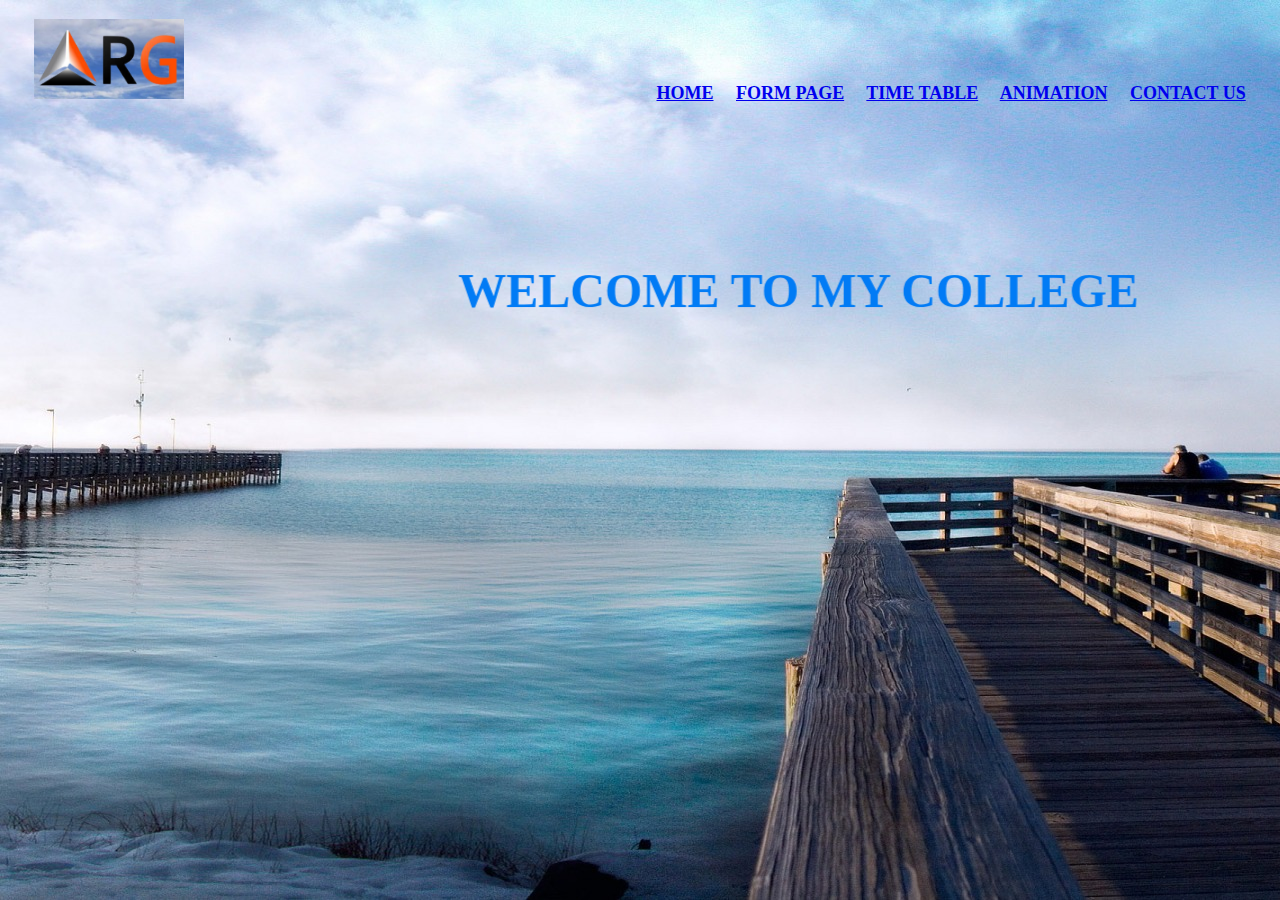
<file: Fynd Projects/my mix project using only html/index.html>
<!DOCTYPE html>
<html>
<head>
	<title>
		RG website
	</title>
</head>
<body background="image\1.jpg">
	<h3 align="center">
		<img src="image\rglogo1.jpg"width="150"height="80">
		&nbsp;&nbsp;&nbsp;&nbsp;&nbsp;&nbsp;&nbsp;&nbsp;&nbsp;&nbsp;&nbsp;&nbsp;&nbsp;&nbsp;&nbsp;&nbsp;&nbsp;&nbsp;&nbsp;
		&nbsp;&nbsp;&nbsp;&nbsp;&nbsp;&nbsp;&nbsp;&nbsp;&nbsp;&nbsp;&nbsp;&nbsp;&nbsp;&nbsp;&nbsp;&nbsp;&nbsp;&nbsp;&nbsp;
		&nbsp;&nbsp;&nbsp;&nbsp;&nbsp;&nbsp;&nbsp;&nbsp;&nbsp;&nbsp;&nbsp;&nbsp;&nbsp;&nbsp;&nbsp;&nbsp;&nbsp;&nbsp;&nbsp;
		&nbsp;&nbsp;&nbsp;&nbsp;&nbsp;&nbsp;&nbsp;&nbsp;&nbsp;&nbsp;&nbsp;&nbsp;&nbsp;&nbsp;&nbsp;&nbsp;&nbsp;&nbsp;&nbsp;		
		&nbsp;&nbsp;&nbsp;&nbsp;&nbsp;&nbsp;&nbsp;&nbsp;&nbsp;&nbsp;&nbsp;&nbsp;&nbsp;&nbsp;&nbsp;&nbsp;&nbsp;&nbsp;&nbsp;
		<font face="cinzel" size="4">
			<a href="#" target="_blank">HOME</a>&nbsp;&nbsp;&nbsp;&nbsp;
			<a href="./formpage.html" target="_blank">FORM PAGE</a>&nbsp;&nbsp;&nbsp;&nbsp;
			<a href="./timetable1.html" target="_blank">TIME TABLE</a>&nbsp;&nbsp;&nbsp;&nbsp;
			<a href="./Animation1.html" target="_blank">ANIMATION</a>&nbsp;&nbsp;&nbsp;&nbsp;
			<a href="./contact.html" target="_blank">CONTACT US</a>
		</font>
	</h3>
	<br /><br /><br /><br />
	<h1 align="center">
		<marquee
		direction="down"
		width="100%"
		height="300"
		behavior="alternate"
		style="border:aqua"><marquee behavior="alternate"scrollamount="17"><font face="Lato" color="#017bf5" size="7">
			WELCOME TO MY COLLEGE
		</font></marquee>
	  </marquee>
	</h1>
	<br />
</body>
</html>
</file>
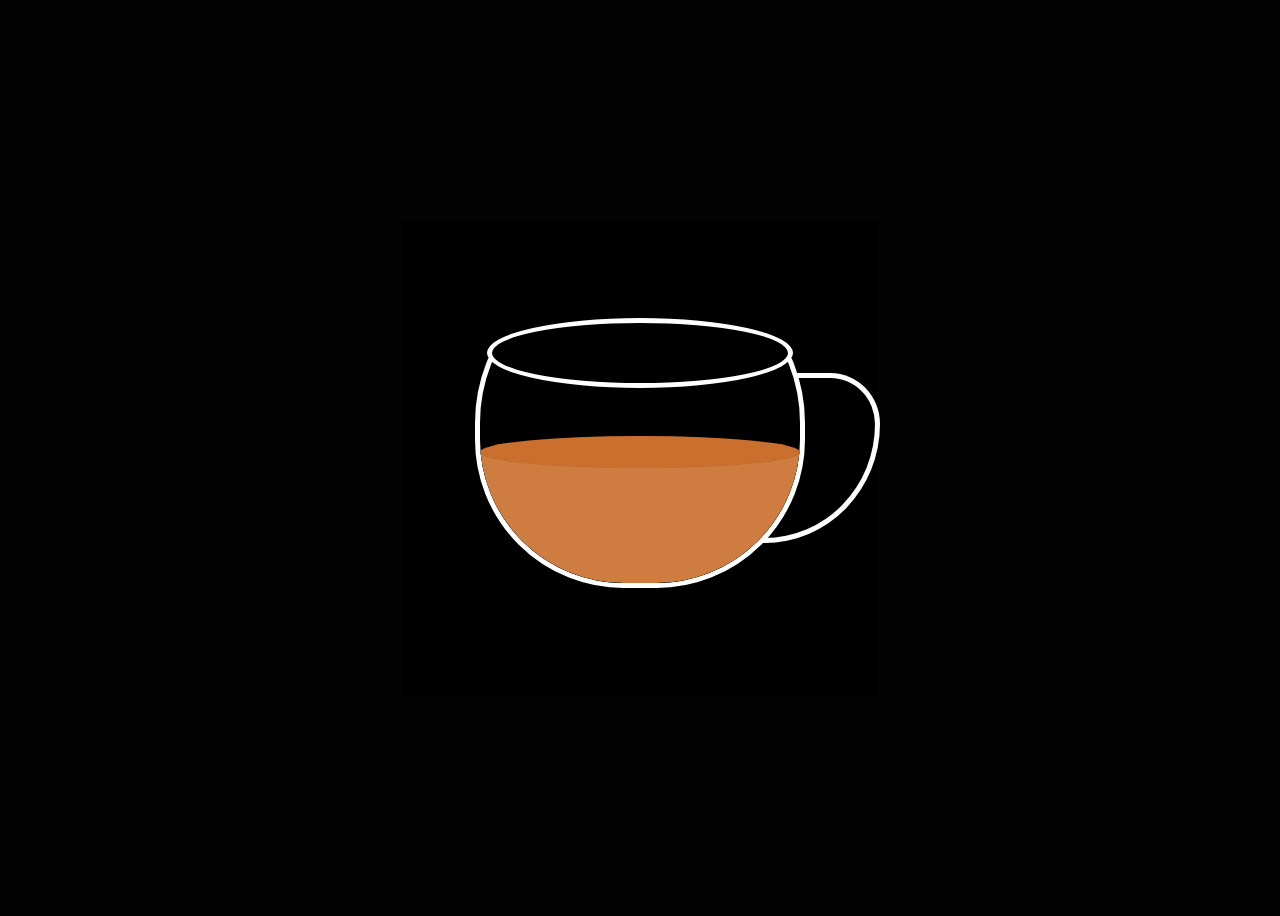
<file: Daily Assignment/tea+smoke.html>
<!DOCTYPE html>
<html lang="en">
<head>
    <meta charset="UTF-8">
    <meta http-equiv="X-UA-Compatible" content="IE=edge">
    <meta name="viewport" content="width=device-width, initial-scale=1.0">
    <title>Tea Cup</title>
    <link rel="icon" href="2.jpeg">
    <style>
        body {
            display: flex;
            align-items: center;
            justify-content: center;
            background-color: rgb(3, 3, 3);
            height: 100vh;
        }
        .maincontainer {
            padding: 3%;
            background-color: black;
        }
        .container {
            /* if U want to change size of cup then increse the width and height of this container */
            width: 400px;
            height: 400px;
            /* border: 2px solid red; */
            position: relative;
        }
        .cover {
            width: 100%;
            height: 25%;
            position: absolute;
            top: 0px;
            left: 0px;
            background-color: black;
            z-index: 99;
        }
        .mou {
            width: 74%;
            height: 60px;
            border: 5px solid white;
            position: absolute;
            bottom: -30px;
            left: 50%;
            transform: translateX(-50%);
            border-radius: 50%;
            /* background-color: rgba(245, 242, 242, .1);
            backdrop-filter: blur(10px); */
        }
        .glass {
            width: 80%;
            height: 80%;
            position: absolute;
            left: 50%;
            transform: translateX(-50%);
            background-color: black;
            z-index: 9;
            border: 5px solid white;
            border-radius: 50% 50% 45% 45%;
            /* background-color: rgba(245, 242, 242, .1);
            backdrop-filter: blur(20px); */
            overflow: hidden;
        }
        .glass::after {
            width: 100%;
            height: 41%;
            position: absolute;
            content: "";
            bottom: 0px;
            background-color: rgb(207, 124, 64);
            backdrop-filter: blur(13px);
        }
        .handel {
            position: absolute;
            border: 5px solid white;
            border-left: none;
            top: 50%;
            transform: translateY(-50%);
            right: -10%;
            width: 40%;
            height: 40%;
            border-radius: 10% 30% 70% 0%;
        }
        .liq {
            width: 100%;
            height: 10%;
            /* border: 2px solid chocolate; */
            border-radius: 50%;
            position: absolute;
            bottom: 36%;
            z-index: 9;
            background-color: rgba(202, 111, 46);
            backdrop-filter: blur(13px);
            animation: ani2 1.5s ease-in-out 1s infinite;
           
        }
        @keyframes ani2 {
            0% {
                border-radius: 50%;
            }
            50% {
                border-radius: 43%;
            }
            100% {
                border-radius: 50%;
            }
        }
        .mou>ol {
            position: absolute;
            top: 100%;
            width: 100%;
            height: 100%;
            /* border: 2px solid green; */
            list-style: none;
        }
        .mou>ol>li {
            width: 3%;
            height: 80%;
            float: left;
            border-radius: 50%;
            margin: 0px 6.5%;
            box-shadow: 0px 0px 40px white;
            opacity: 0;
        }
        .mou>ol>li:nth-child(1) {
            animation: ani 1.5s ease-out 1s infinite;
        }
        .mou>ol>li:nth-child(2) {
            animation: ani 1.7s ease-out .6s infinite;
        }
        .mou>ol>li:nth-child(3) {
            animation: ani 1s ease-out .6s infinite;
        }
        .mou>ol>li:nth-child(4) {
            animation: ani 1.3s ease-out 2s infinite;
        }
        .mou>ol>li:nth-child(5) {
            animation: ani 1.5s ease-out infinite;
        }
        @keyframes ani {
            0% {
                transform: translateY(0px);
                opacity: 0;
                box-shadow: 0px 0px 30px white, 0px 0px 70px white, 0px 0px 80px white, 0px 0px 120px white, 0px 0px 100px white;
                background-color: rgba(241, 235, 235, .25);
                backdrop-filter: blur(20px);
            }
            100% {
                transform: translateY(-260px);
                opacity: 1;
                box-shadow: 0px 0px 50px white, 0px 0px 70px white, 0px 0px 80px white, 0px 0px 120px white, 0px 0px 100px white, 0px 0px 130px white, 0px 0px 150px white;
                background-color: rgba(241, 235, 235, .2);
                backdrop-filter: blur(10px);
            }
        }
    </style>
</head>
<body>
    <div class="maincontainer">
        <div class="container">
            <div class="cover">
                <div class="mou">
                    <ol>
                        <li></li>
                        <li></li>
                        <li></li>
                        <li></li>
                        <li></li>
                    </ol>
                </div>
            </div>
            <div class="glass ">
                <div class="liq ">

                </div>
            </div>
            <div class="handel "></div>
        </div>
    </div>
</body>
</html>
</file>
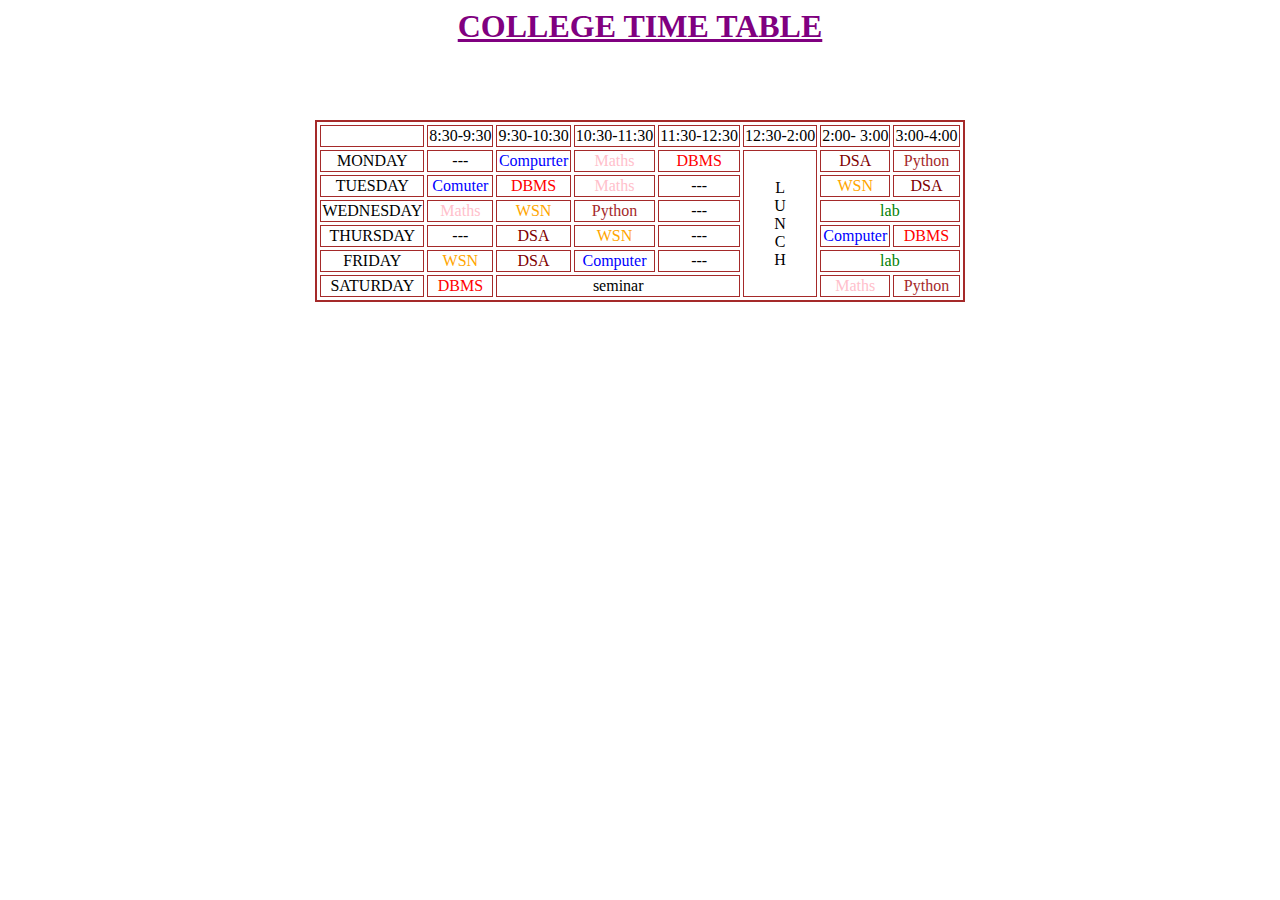
<file: Daily Assignment/timetable1.html>
<html>
<head>
   <title>Time Table</title>
</head>
<body>
<H1><FONT COLOR="purple"><CENTER><u>COLLEGE TIME TABLE</u></FONT></H1>
<br><br><br>
<table border="2" cellspacing="3" align="center" bordercolor="brown">
<tr>
 <td align="center">
 <td>8:30-9:30</td>
 <td>9:30-10:30</td>
 <td>10:30-11:30</td>
 <td>11:30-12:30</td>
 <td>12:30-2:00</td>
 <td>2:00- 3:00</td>
 <td>3:00-4:00</td>
</tr>
<tr>
 <td align="center">MONDAY</td>
 <td align="center">---<td align="center"><font color="blue">Compurter<br></td>
 <td align="center"><font color="pink">Maths<br></td>
 <td align="center"><font color="red">DBMS<br></td>
 <td rowspan="6" align="center">L<br>U<br>N<br>C<br>H</td>
 <td align="center"><font color="maroon">DSA<br></td>
    <td align="center"><font color="brown">Python<br></td>
       </tr>
       <tr>
        <td align="center">TUESDAY</td>
        <td align="center"><font color="blue">Comuter<br></td>
        <td align="center"><font color="red">DBMS<br></td>
        <td align="center"><font color="pink">Maths<br></td>
        <td align="center">---</td>
        <td align="center"><font color="orange">WSN<BR></td>
        <td align="center"><font color="maroon">DSA<br></td>
       </tr>
       <tr>
        <td align="center">WEDNESDAY</td>
        <td align="center"><font color="pink">Maths<br></td>
        <td align="center"><font color="orange">WSN<BR></td>
            <td align="center"><font color="brown">Python<br></td>
                <td align="center">---</td>
                <td colspan="2" align="center"><font color="green"> lab</td>
               </tr>
               <tr>
                <td align="center">THURSDAY</td>
                <td align="center">---<br></td>
                <td align="center"><font color="maroon">DSA<br></td>
                <td align="center"><font color="orange">WSN<BR></td>
                <td align="center">---</td>
                <td align="center"><font color="blue">Computer<br></td>
                <td align="center"><font color="red">DBMS<br></td>
               </tr>
               <tr>
                <td align="center">FRIDAY</td>
                <td align="center"><font color="orange">WSN<BR></td>
                <td align="center"><font color="maroon">DSA<br></td>
                <td align="center"><font color="blue">Computer<br></td>
                <td align="center">---</td>
                <td colspan="2" align="center"><font color="green"> lab</td>
               </tr>
               <tr>
                <td align="center">SATURDAY</td>
                <td align="center"><font color="red">DBMS<br></td>
                <td colspan="3" align="center">seminar</td>
                <td align="center"><font color="pink">Maths<br></td>
                <td align="center"><font color="brown">Python<br></td>
               </tr>
               </table>
               </body>
               </html>
</file>
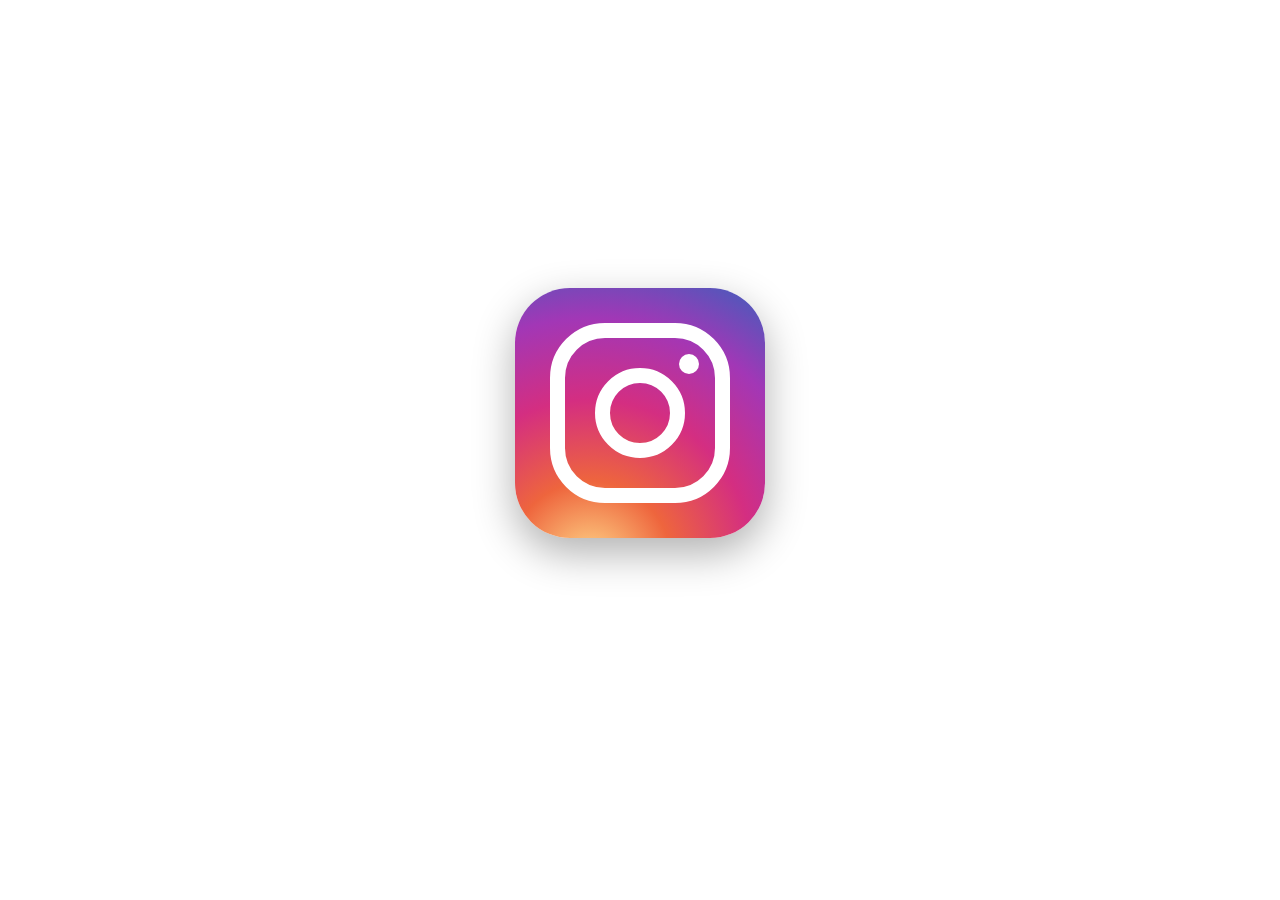
<file: Daily Assignment/instagram logo/insta.html>
<!DOCTYPE html>
<html lang="en">
<head>
    <meta charset="UTF-8">
    <meta http-equiv="X-UA-Compatible" content="IE=edge">
    <meta name="viewport" content="width=device-width, initial-scale=1.0">
    <link rel="stylesheet" href="Instagram Logo.css">
    <title>Instagram Logo</title>
</head>
<body>
    <div class="instagram"><span></span></div>  
</body>
</html>
</file>
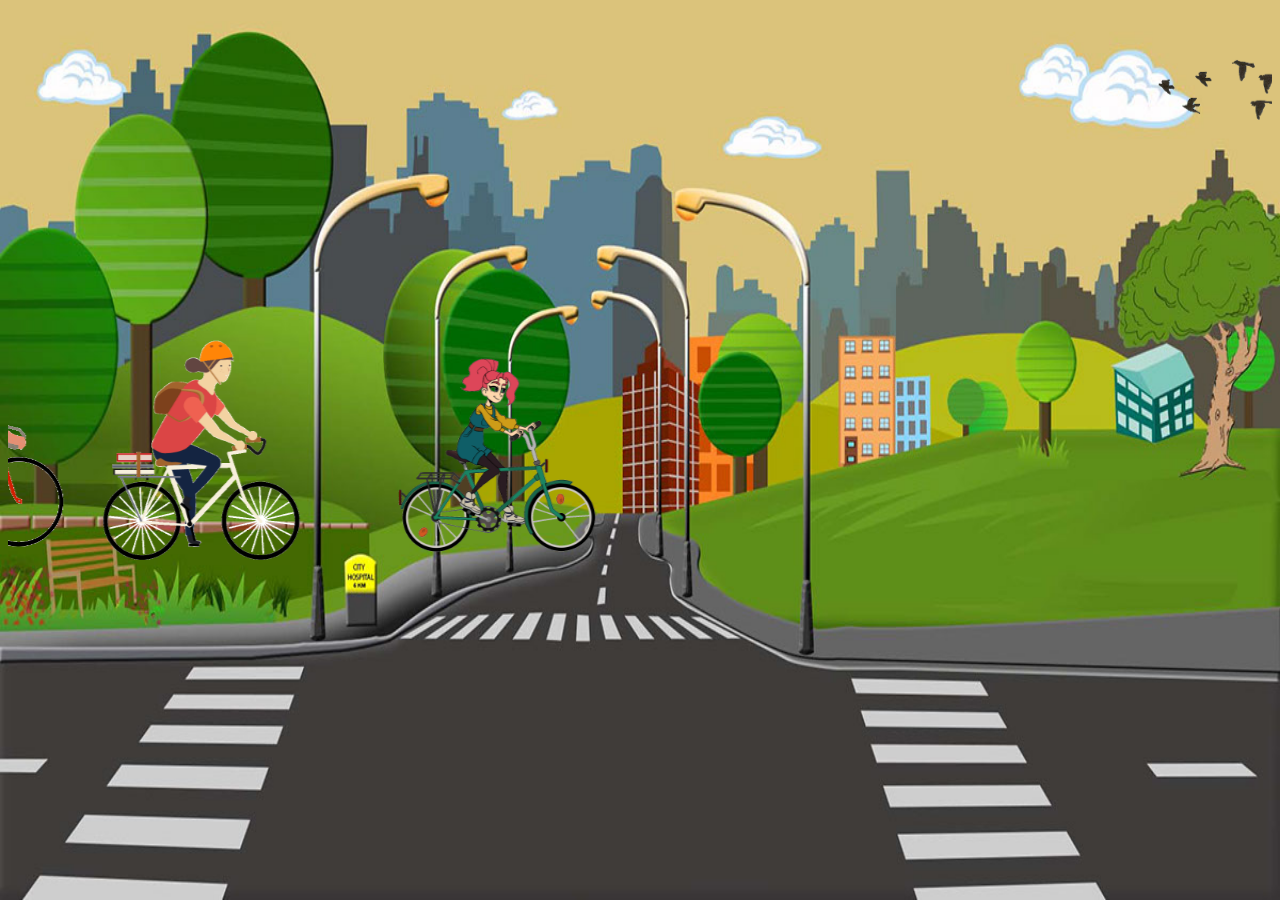
<file: Fynd Projects/my mix project using only html/Animation1.html>
<html>
<head><title>Animation</title>
<style>
body{
	background-repeat: no-repeat;
	background-size: 100% 100%;
	background-attachment: fixed;
}
</style>
</head>
<body background="image/backgro.jpg">
<marquee scrollamount="16">
<img src="image\birds.gif" width="16%"/>
</marquee>
<br><br><br><br><br><br><br>
<marquee direction="right" scrollamount="35">
<img src="image\11.gif" width="26%"/>
<img src="image\12.gif" width="22%"/>
<img src="image\13.gif" width="16%"/>
<img src="image\14.gif" width="30%"/>
</marquee>
</body>
</html>
</file>
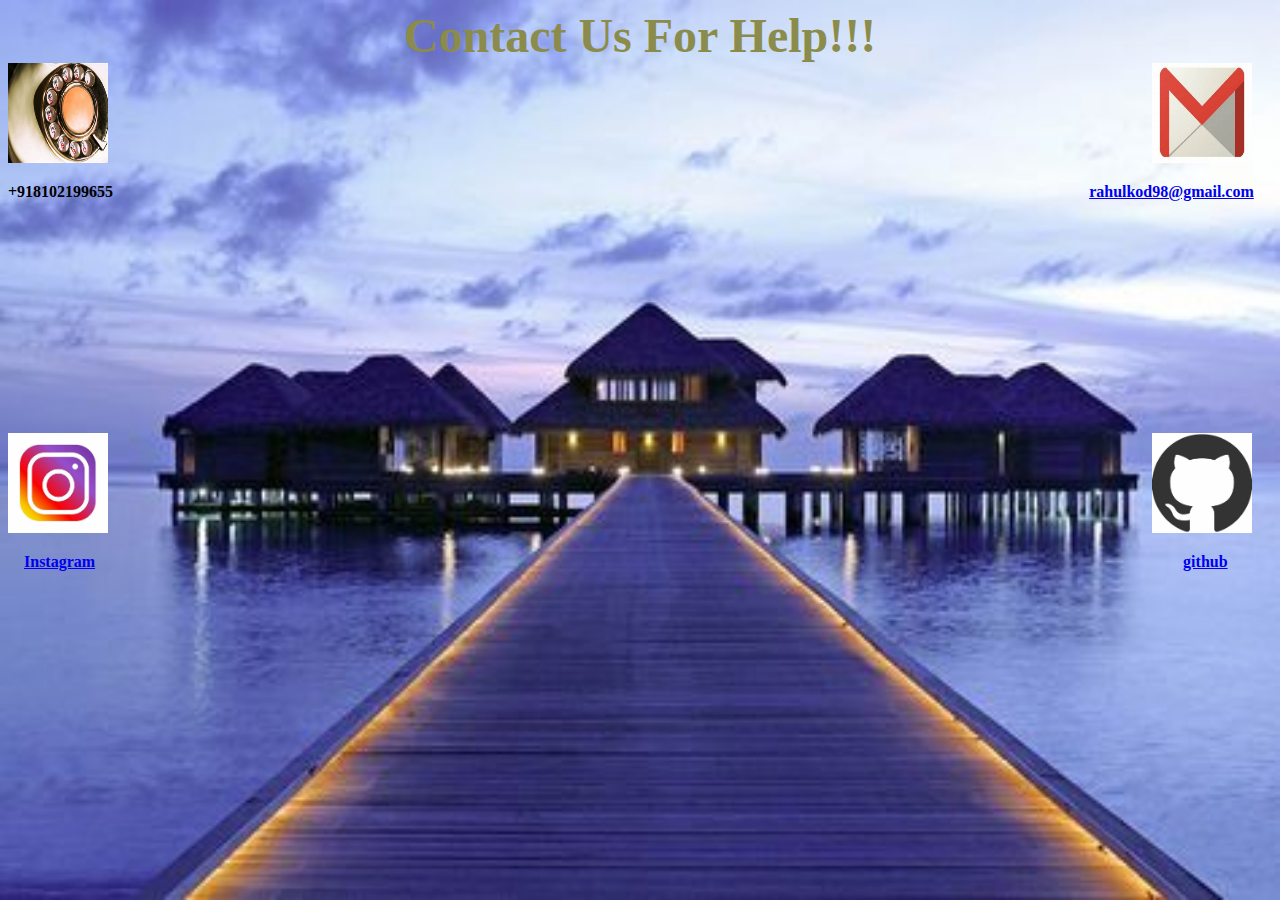
<file: Fynd Projects/my mix project using only html/contact.html>
<html>
<head><title>Helpline-Desk</title>
<style>
body{
	background-repeat: no-repeat;
	background-size: 100% 100%;
	background-attachment: fixed;
}
</style>
</head>
<body background="image/malediven.jpg">
	<center style="color:rgb(139, 140, 75) ;font-size:xxx-large";><strong>Contact Us For Help!!!</strong> </center>
<img src="image/phone.jpeg"width="100"height="100">&emsp;&emsp;&emsp;&emsp;&emsp;&emsp;&emsp;&emsp;&emsp;&emsp;&emsp;&emsp;&emsp;&emsp;&emsp;&emsp;&emsp;&emsp;&emsp;&emsp;&emsp;&emsp;&emsp;&emsp;&emsp;&emsp;&emsp;&emsp;&emsp;&emsp;&emsp;&emsp;&emsp;&emsp;&emsp;&emsp;&emsp;&emsp;&emsp;&emsp;&emsp;&emsp;&emsp;&emsp;&emsp;&emsp;&emsp;&emsp;&emsp;&emsp;&emsp;&emsp;&emsp;&emsp;&emsp;&emsp;&emsp;&emsp;&emsp;&emsp;&emsp;&emsp;&emsp;&emsp;&emsp;
<img src="image/mail.jpeg"width="100"height="100"><p><strong>+918102199655</strong>&emsp;&emsp;&emsp;&emsp;&emsp;&emsp;&emsp;&emsp;&emsp;&emsp;&emsp;&emsp;&emsp;&emsp;&emsp;&emsp;&emsp;&emsp;&emsp;&emsp;&emsp;&emsp;&emsp;&emsp;&emsp;&emsp;&emsp;&emsp;&emsp;&emsp;&emsp;&emsp;&emsp;&emsp;&emsp;&emsp;&emsp;&emsp;&emsp;&emsp;&emsp;&emsp;&emsp;&emsp;&emsp;&emsp;&emsp;&emsp;&emsp;&emsp;&emsp;&emsp;&emsp;&emsp;&emsp;&emsp;&emsp;&emsp;&emsp;&emsp;&emsp;<strong><strong><a href="https://mail.google.com/mail/u/2/#inbox">rahulkod98@gmail.com</a></strong></strong></p>
<br><br><br><br><br><br><br><br><br><br><br><br>
<img src="image/insta.jpeg"width="100"height="100">&emsp;&emsp;&emsp;&emsp;&emsp;&emsp;&emsp;&emsp;&emsp;&emsp;&emsp;&emsp;&emsp;&emsp;&emsp;&emsp;&emsp;&emsp;&emsp;&emsp;&emsp;&emsp;&emsp;&emsp;&emsp;&emsp;&emsp;&emsp;&emsp;&emsp;&emsp;&emsp;&emsp;&emsp;&emsp;&emsp;&emsp;&emsp;&emsp;&emsp;&emsp;&emsp;&emsp;&emsp;&emsp;&emsp;&emsp;&emsp;&emsp;&emsp;&emsp;&emsp;&emsp;&emsp;&emsp;&emsp;&emsp;&emsp;&emsp;&emsp;&emsp;&emsp;&emsp;&emsp;&emsp;
<img src="image/github.jpeg"width="100"height="100"><p>&emsp;<strong><a href="https://www.instagram.com/kod_rahul/">Instagram</a></strong>&emsp;&emsp;&emsp;&emsp;&emsp;&emsp;&emsp;&emsp;&emsp;&emsp;&emsp;&emsp;&emsp;&emsp;&emsp;&emsp;&emsp;&emsp;&emsp;&emsp;&emsp;&emsp;&emsp;&emsp;&emsp;&emsp;&emsp;&emsp;&emsp;&emsp;&emsp;&emsp;&emsp;&emsp;&emsp;&emsp;&emsp;&emsp;&emsp;&emsp;&emsp;&emsp;&emsp;&emsp;&emsp;&emsp;&emsp;&emsp;&emsp;&emsp;&emsp;&emsp;&emsp;&emsp;&emsp;&emsp;&emsp;&emsp;&emsp;&emsp;&emsp;&emsp;&emsp;&emsp;&emsp;&emsp;&emsp;&emsp;<strong><strong><a href="https://github.com/rg985207808498">github</a></strong></strong></p>
</body>
</html>
</file>
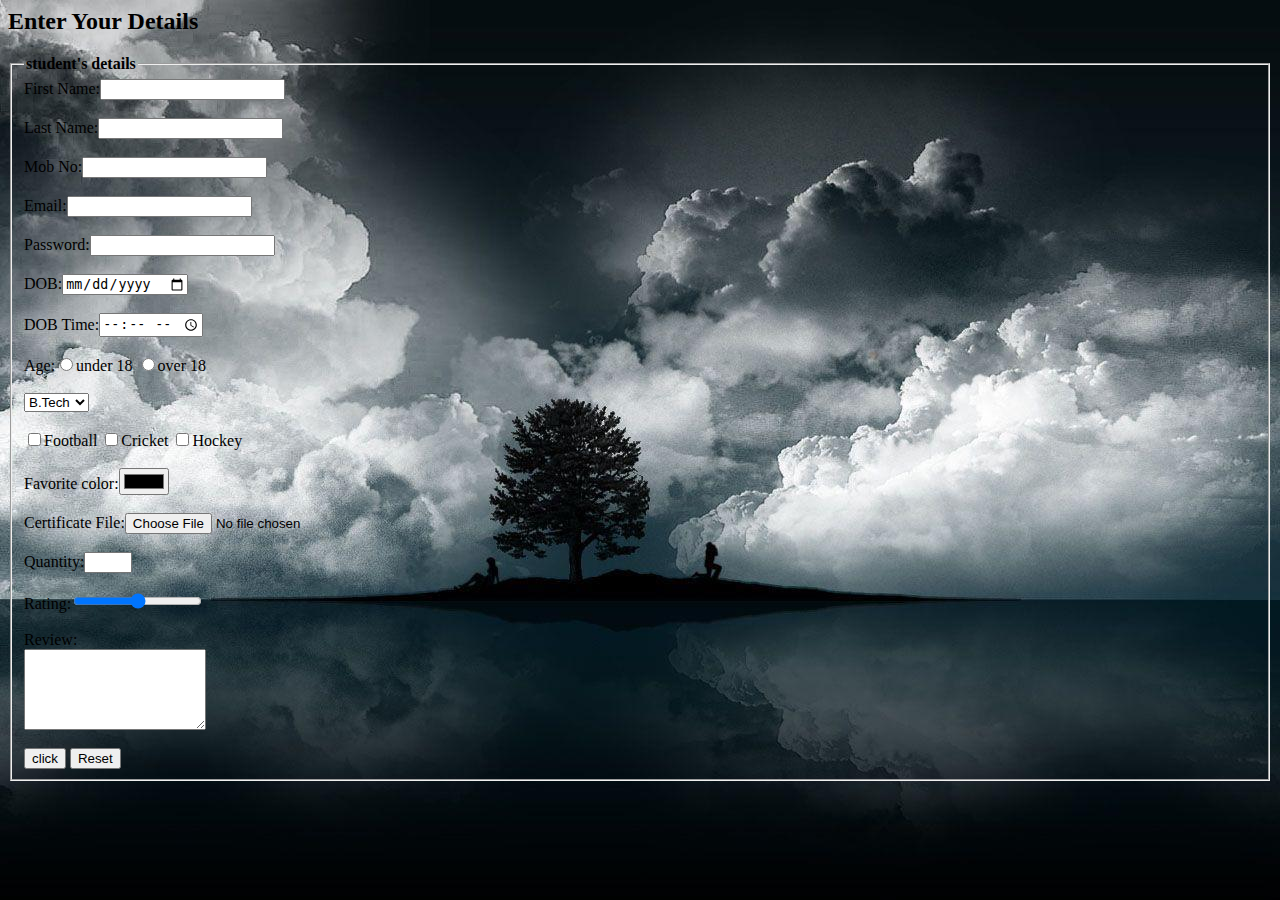
<file: Fynd Projects/my mix project using only html/formpage.html>
<html>
<head><title>htmlforms</title>
</head>
<style>
    input[type=password] {
      -webkit-text-security: square;
      text-security: square;
    }
    </style>
<body background="image\formbg.jpeg">
<h2>Enter Your Details</h2>
<form>
<fieldset>
<legend><strong>student's details</strong></legend>
First Name:<input type="text" name="firstname"><br><br>
Last Name:<input type="text" name="lastname" selected><br><br>
Mob No:<input type="tel" name="usertel"><br><br>
Email:<input type="email" name="mail"><br><br>
Password:<input type="password" name="password"><br><br>
DOB:<input type="date" name="dob"><br><br>
DOB Time:<input type="time" name="birthtime"><br><br>
Age:<input type="radio" name="age">under 18
<input type="radio" name="age">over 18<br><br>
<select name="qualification">
<option value="b.tech"selected>B.Tech</option>
<option value="m.tech">M.Tech</option>
<option value="bsc">B.Sc</option>
<option value="msc">M.Sc</option>
</select>
<br><br>
<input type="checkbox" name="interest" value="football">Football
<input type="checkbox" name="interest" value="cricket">Cricket
<input type="checkbox" name="interest" value="hockey">Hockey<br><br>
Favorite color:<input type="color" name="choosecolor"><br><br>
Certificate File:<input type="file" name="choosefile"><br><br>
Quantity:<input type="number" name="quantity" min="1" max="5"><br><br>
Rating:<input type="range" name="rating"min="1" max="5"><br><br>
Review:<br>
<textarea name="usermessage"rows="5" col="10"></textarea><br><br>
<input type="submit" value="click">   <input type="reset"><br>
</fieldset>
</form>


</body>
</html>
</file>
<file: Daily Assignment/instagram logo/Instagram Logo.css>
body {
    display: flex;
    min-height: 90vh;
}
.instagram {
    position: relative;
    margin: 0 auto;
    width: 250px;
    height: 250px; 
    align-self: center;
    border-radius: 55px;
    background: radial-gradient(circle at 30% 110%, #ffdb8b 0%,#ee653d 25%,#d42e81 50%,#a237b6 75%,#3e5fbc 100%);
    box-shadow: 0 15px 40px 1px rgba(0,0,0,0.3);
}
span {
    border:15px solid #fff;
    width: 150px;
    height: 150px;
    border-radius: 55px;
    position: absolute;
    top: 50%;
    left: 50%;
    transform: translate(-50%, -50%);
    &:before, &:after {
        content: "";
        position: absolute;
    }
    &:before {
        width:60px; 
        height: 60px;
        border-radius: 50%;
        border:15px solid #fff;      
        top: 50%;
        left: 50%;
        transform: translate(-50%, -50%);
    }
    &:after {
        width: 20px;
        height: 20px;
        border-radius:50%;
        background: #fff;
        top: 16px;
        right: 16px;
    }
}
</file>
